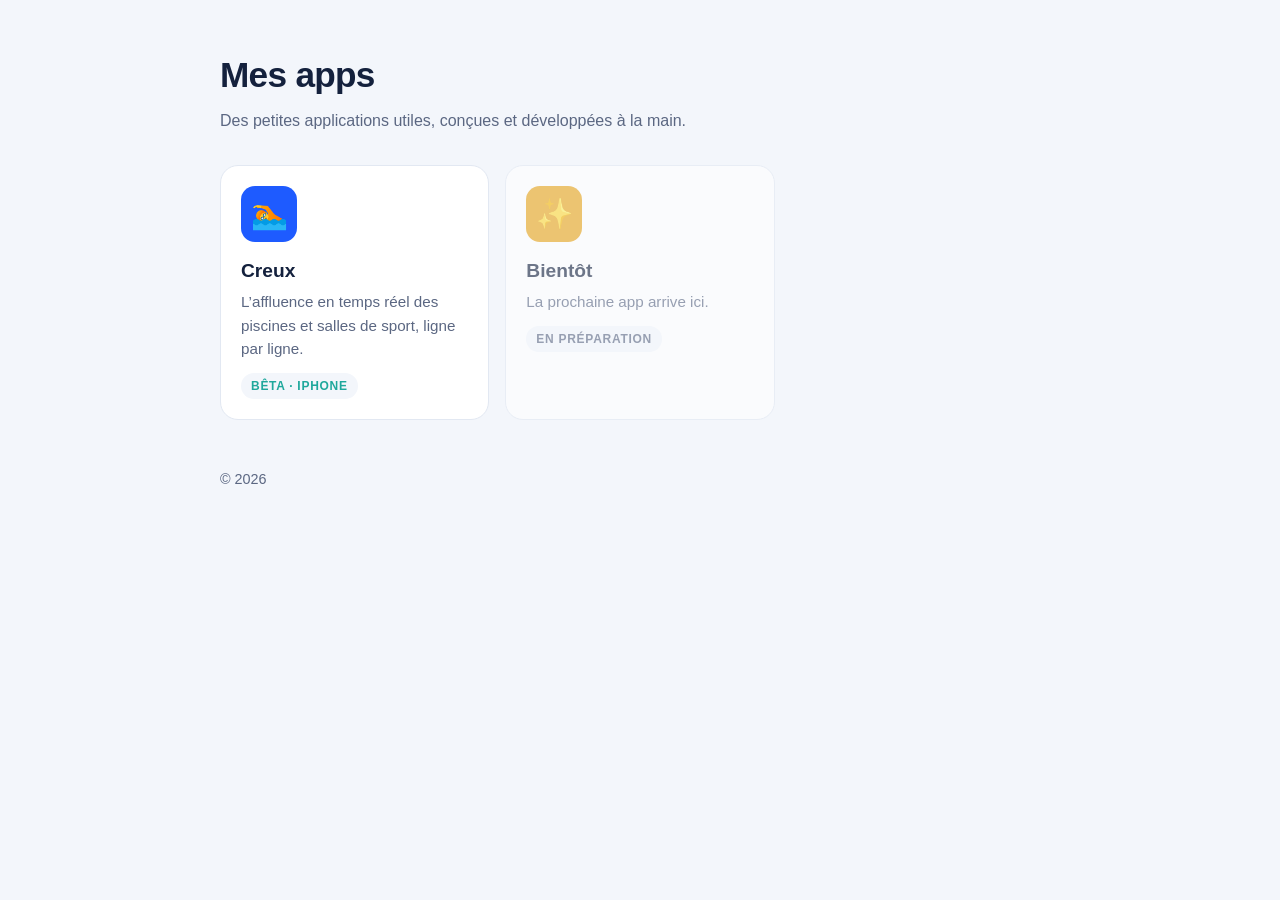
<file: index.html>
<!DOCTYPE html>
<html lang="fr">
<head>
<meta charset="utf-8">
<meta name="viewport" content="width=device-width, initial-scale=1">
<title>Mes apps</title>
<meta name="description" content="Les applications que je conçois et développe.">
<link rel="stylesheet" href="style.css">
</head>
<body>
<main class="wrap">
  <header>
    <h1>Mes apps</h1>
    <p>Des petites applications utiles, conçues et développées à la main.</p>
  </header>

  <section class="grid">
    <a class="card" href="creux/">
      <div class="icon" style="background:#1E5BFF">🏊</div>
      <h2>Creux</h2>
      <p>L’affluence en temps réel des piscines et salles de sport, ligne par ligne.</p>
      <span class="tag live">Bêta · iPhone</span>
    </a>

    <div class="card soon">
      <div class="icon" style="background:#E8A317">✨</div>
      <h2>Bientôt</h2>
      <p>La prochaine app arrive ici.</p>
      <span class="tag">En préparation</span>
    </div>
  </section>

  <footer>© 2026</footer>
</main>
</body>
</html>
</file>
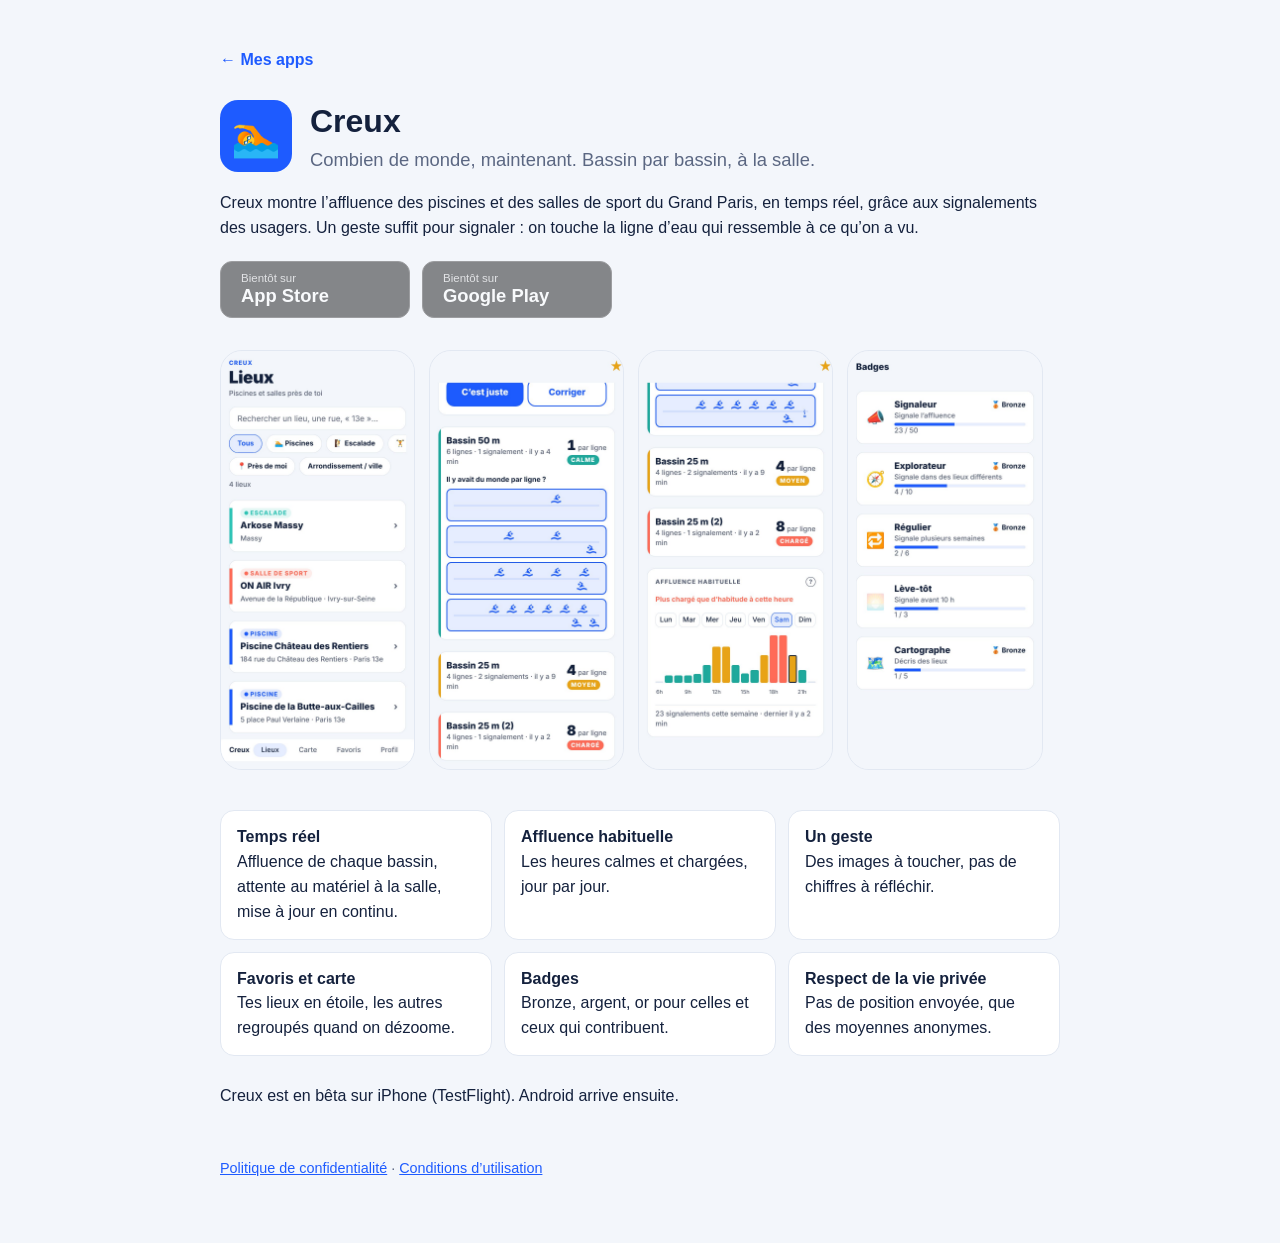
<file: creux/index.html>
<!DOCTYPE html>
<html lang="fr">
<head>
<meta charset="utf-8">
<meta name="viewport" content="width=device-width, initial-scale=1">
<title>Creux — l’affluence des piscines et salles de sport</title>
<meta name="description" content="Combien de monde, maintenant, bassin par bassin et à la salle : les signalements des usagers en temps réel.">
<link rel="stylesheet" href="../style.css">
</head>
<body>
<main class="wrap">
  <a class="back" href="../">← Mes apps</a>
  <div class="hero">
    <div class="icon">🏊</div>
    <div>
      <h1 style="margin:0">Creux</h1>
      <p class="lead" style="margin:0">Combien de monde, maintenant. Bassin par bassin, à la salle.</p>
    </div>
  </div>

  <p>Creux montre l’affluence des piscines et des salles de sport du Grand Paris, en temps réel,
  grâce aux signalements des usagers. Un geste suffit pour signaler : on touche la ligne d’eau qui
  ressemble à ce qu’on a vu.</p>

  <!-- Quand l'app est publiée : mettre le lien dans href, retirer class "off" et aria-disabled, remplacer "Bientôt sur" par "Télécharger dans" / "Disponible sur". -->
  <div class="stores">
    <a class="store off" href="#" aria-disabled="true"><small>Bientôt sur</small><span>App Store</span></a>
    <a class="store off" href="#" aria-disabled="true"><small>Bientôt sur</small><span>Google Play</span></a>
  </div>

  <div class="shots">
    <img src="img/lieux.jpg" alt="Liste des lieux avec recherche et filtres">
    <img src="img/piscine.jpg" alt="Page d’une piscine : un bassin par carte, on touche l’image qui ressemble à ce qu’on a vu">
    <img src="img/stats.jpg" alt="Affluence habituelle par heure">
    <img src="img/badges.jpg" alt="Badges bronze, argent, or">
  </div>

  <ul class="features">
    <li><b>Temps réel</b>Affluence de chaque bassin, attente au matériel à la salle, mise à jour en continu.</li>
    <li><b>Affluence habituelle</b>Les heures calmes et chargées, jour par jour.</li>
    <li><b>Un geste</b>Des images à toucher, pas de chiffres à réfléchir.</li>
    <li><b>Favoris et carte</b>Tes lieux en étoile, les autres regroupés quand on dézoome.</li>
    <li><b>Badges</b>Bronze, argent, or pour celles et ceux qui contribuent.</li>
    <li><b>Respect de la vie privée</b>Pas de position envoyée, que des moyennes anonymes.</li>
  </ul>

  <p style="margin-top:28px">Creux est en bêta sur iPhone (TestFlight). Android arrive ensuite.</p>

  <footer>
    <a href="confidentialite/">Politique de confidentialité</a> · <a href="conditions/">Conditions d’utilisation</a>
  </footer>
</main>
</body>
</html>
</file>
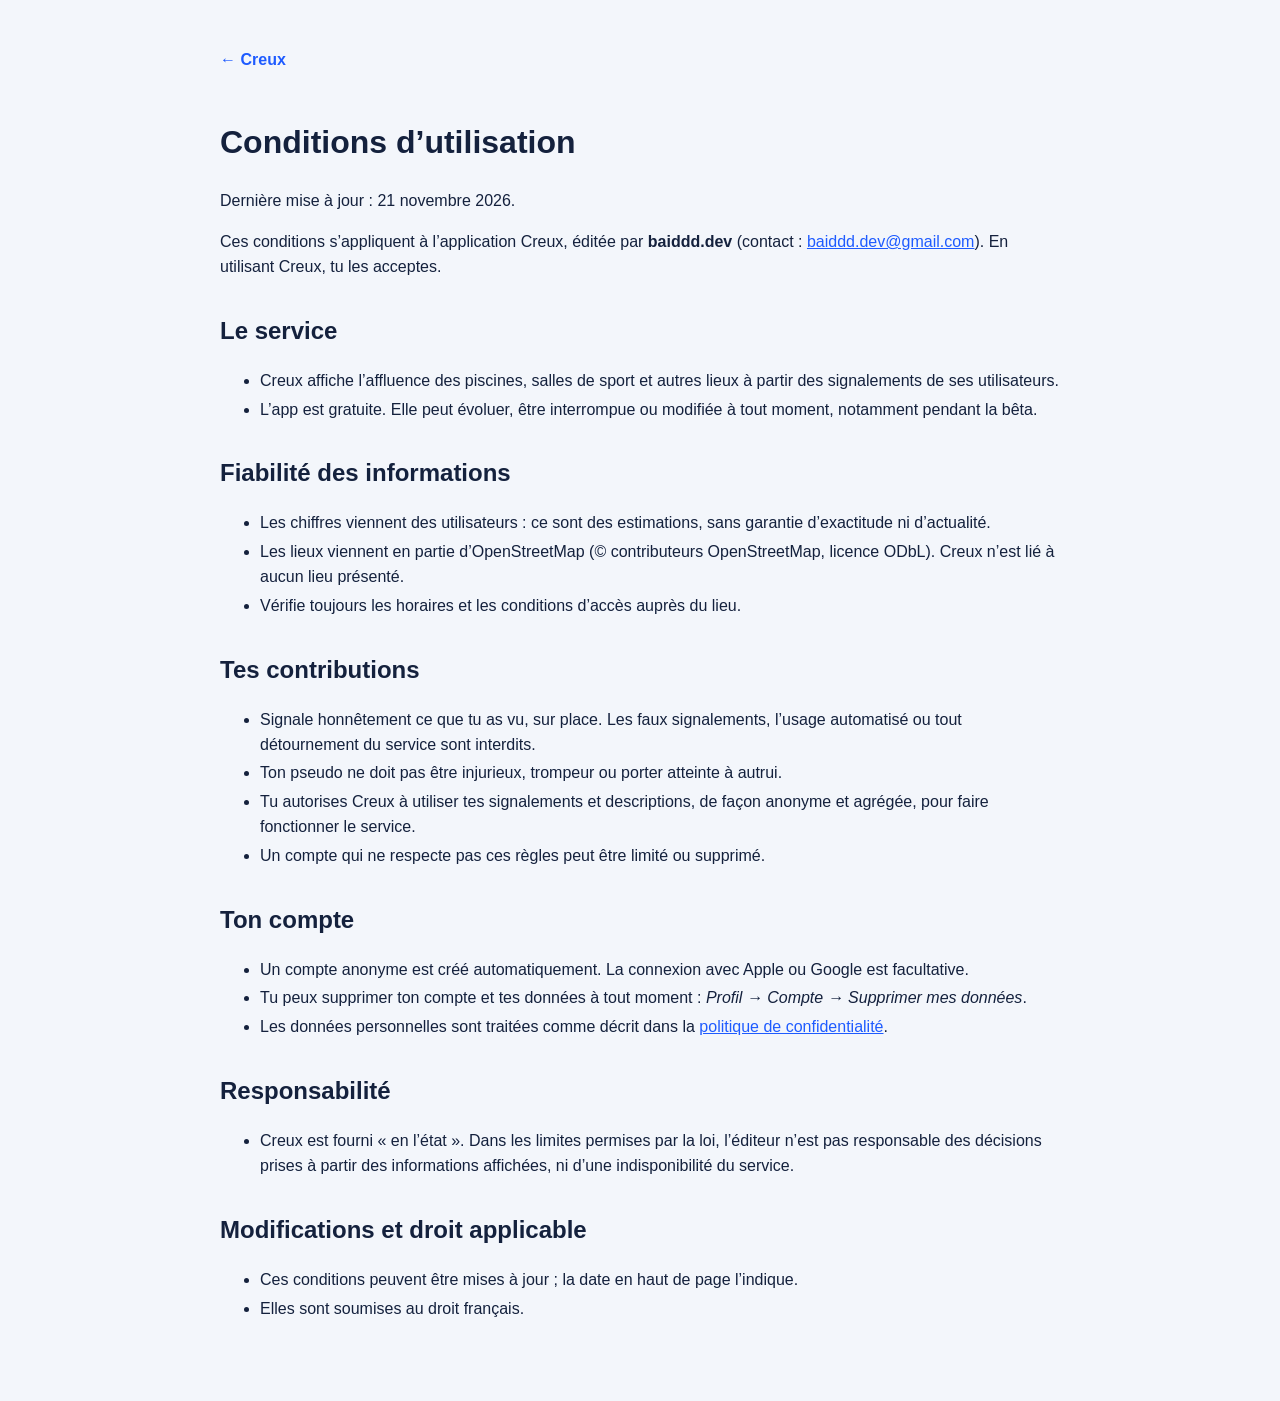
<file: creux/conditions/index.html>
<!DOCTYPE html>
<html lang="fr">
<head>
<meta charset="utf-8">
<meta name="viewport" content="width=device-width, initial-scale=1">
<title>Creux — Conditions d’utilisation</title>
<link rel="stylesheet" href="../../style.css">
</head>
<body>
<main class="wrap legal">
  <a class="back" href="../">← Creux</a>
  <h1>Conditions d’utilisation</h1>
  <p>Dernière mise à jour : 21 novembre 2026.</p>

  <p>Ces conditions s’appliquent à l’application Creux, éditée par <b>baiddd.dev</b>
  (contact : <a href="mailto:baiddd.dev@gmail.com">baiddd.dev@gmail.com</a>). En utilisant Creux,
  tu les acceptes.</p>

  <h2>Le service</h2>
  <ul>
    <li>Creux affiche l’affluence des piscines, salles de sport et autres lieux à partir des signalements de ses utilisateurs.</li>
    <li>L’app est gratuite. Elle peut évoluer, être interrompue ou modifiée à tout moment, notamment pendant la bêta.</li>
  </ul>

  <h2>Fiabilité des informations</h2>
  <ul>
    <li>Les chiffres viennent des utilisateurs : ce sont des estimations, sans garantie d’exactitude ni d’actualité.</li>
    <li>Les lieux viennent en partie d’OpenStreetMap (© contributeurs OpenStreetMap, licence ODbL). Creux n’est lié à aucun lieu présenté.</li>
    <li>Vérifie toujours les horaires et les conditions d’accès auprès du lieu.</li>
  </ul>

  <h2>Tes contributions</h2>
  <ul>
    <li>Signale honnêtement ce que tu as vu, sur place. Les faux signalements, l’usage automatisé ou tout détournement du service sont interdits.</li>
    <li>Ton pseudo ne doit pas être injurieux, trompeur ou porter atteinte à autrui.</li>
    <li>Tu autorises Creux à utiliser tes signalements et descriptions, de façon anonyme et agrégée, pour faire fonctionner le service.</li>
    <li>Un compte qui ne respecte pas ces règles peut être limité ou supprimé.</li>
  </ul>

  <h2>Ton compte</h2>
  <ul>
    <li>Un compte anonyme est créé automatiquement. La connexion avec Apple ou Google est facultative.</li>
    <li>Tu peux supprimer ton compte et tes données à tout moment : <i>Profil → Compte → Supprimer mes données</i>.</li>
    <li>Les données personnelles sont traitées comme décrit dans la <a href="../confidentialite/">politique de confidentialité</a>.</li>
  </ul>

  <h2>Responsabilité</h2>
  <ul>
    <li>Creux est fourni « en l’état ». Dans les limites permises par la loi, l’éditeur n’est pas responsable des décisions prises à partir des informations affichées, ni d’une indisponibilité du service.</li>
  </ul>

  <h2>Modifications et droit applicable</h2>
  <ul>
    <li>Ces conditions peuvent être mises à jour ; la date en haut de page l’indique.</li>
    <li>Elles sont soumises au droit français.</li>
  </ul>
</main>
</body>
</html>
</file>
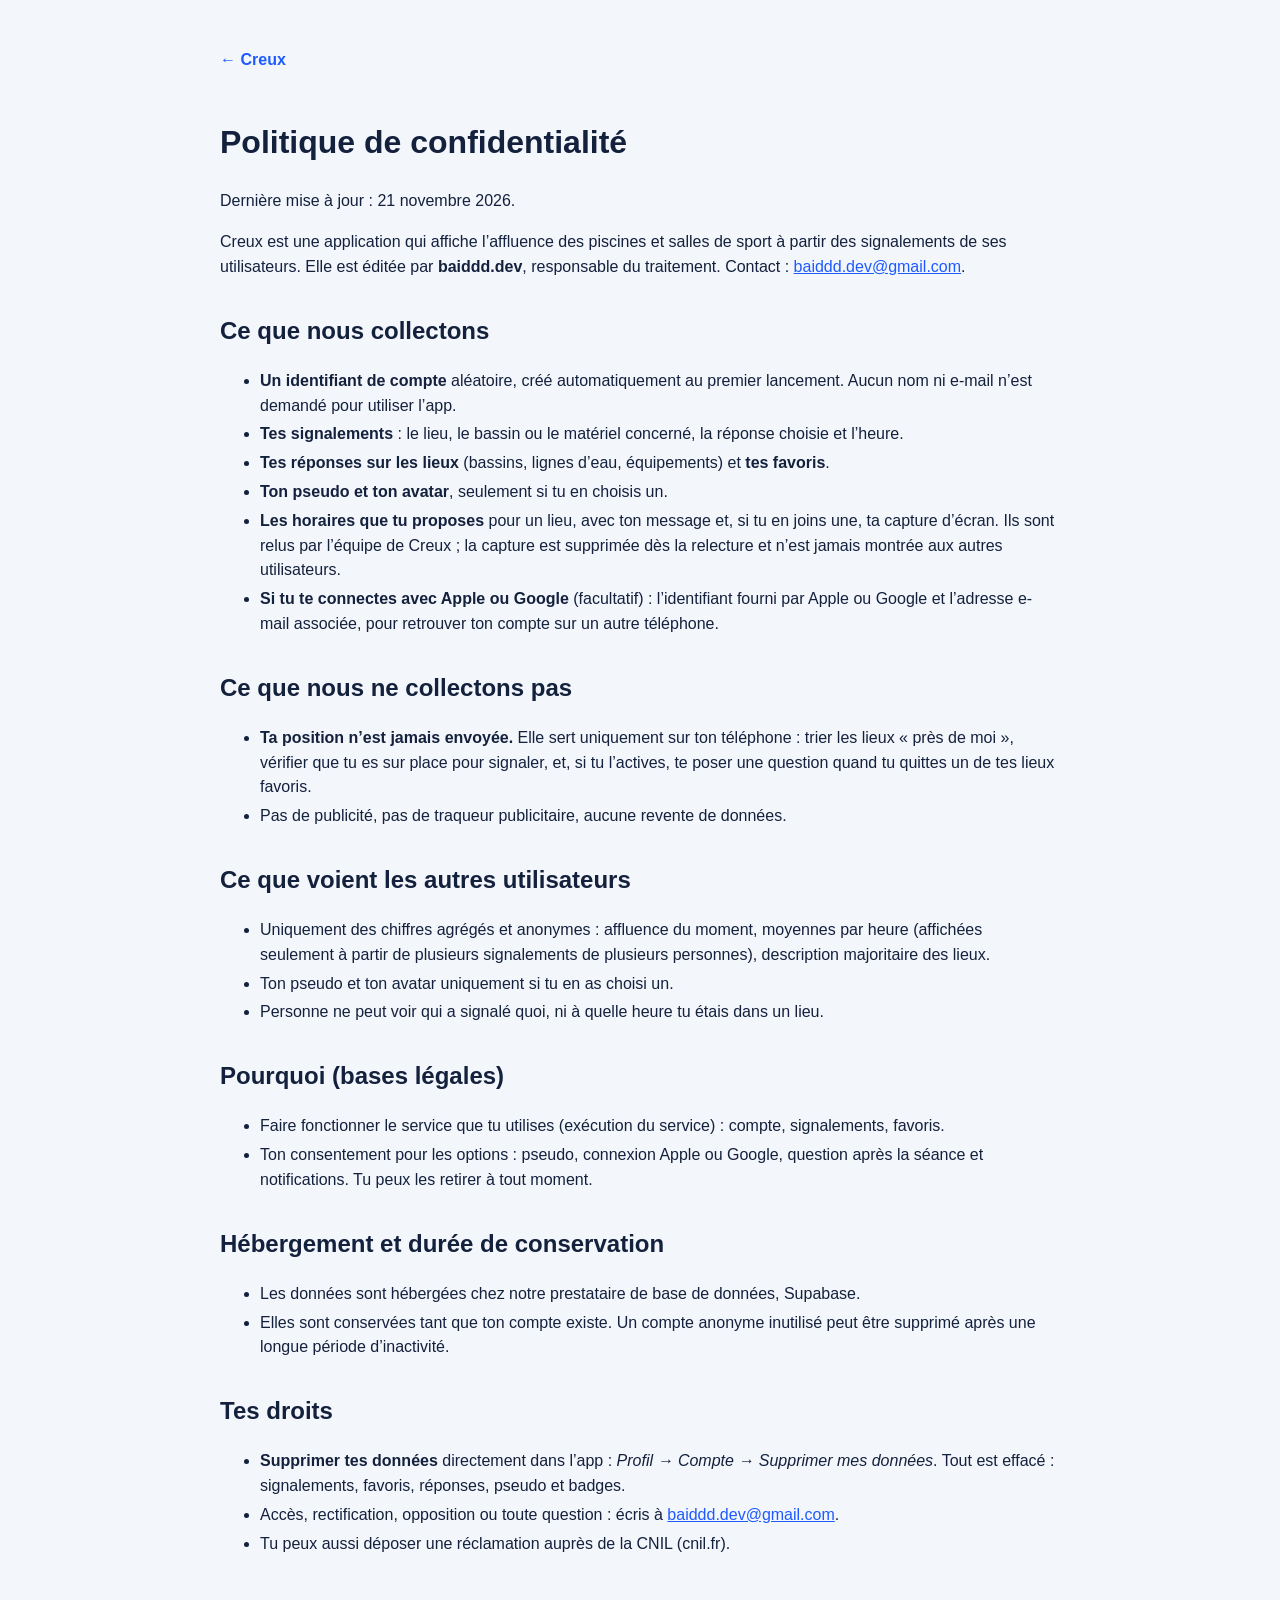
<file: creux/confidentialite/index.html>
<!DOCTYPE html>
<html lang="fr">
<head>
<meta charset="utf-8">
<meta name="viewport" content="width=device-width, initial-scale=1">
<title>Creux — Politique de confidentialité</title>
<link rel="stylesheet" href="../../style.css">
</head>
<body>
<main class="wrap legal">
  <a class="back" href="../">← Creux</a>
  <h1>Politique de confidentialité</h1>
  <p>Dernière mise à jour : 21 novembre 2026.</p>

  <p>Creux est une application qui affiche l’affluence des piscines et salles de sport à partir
  des signalements de ses utilisateurs. Elle est éditée par <b>baiddd.dev</b>, responsable du
  traitement. Contact : <a href="mailto:baiddd.dev@gmail.com">baiddd.dev@gmail.com</a>.</p>

  <h2>Ce que nous collectons</h2>
  <ul>
    <li><b>Un identifiant de compte</b> aléatoire, créé automatiquement au premier lancement. Aucun nom ni e-mail n’est demandé pour utiliser l’app.</li>
    <li><b>Tes signalements</b> : le lieu, le bassin ou le matériel concerné, la réponse choisie et l’heure.</li>
    <li><b>Tes réponses sur les lieux</b> (bassins, lignes d’eau, équipements) et <b>tes favoris</b>.</li>
    <li><b>Ton pseudo et ton avatar</b>, seulement si tu en choisis un.</li>
    <li><b>Les horaires que tu proposes</b> pour un lieu, avec ton message et, si tu en joins une, ta capture d’écran. Ils sont relus par l’équipe de Creux ; la capture est supprimée dès la relecture et n’est jamais montrée aux autres utilisateurs.</li>
    <li><b>Si tu te connectes avec Apple ou Google</b> (facultatif) : l’identifiant fourni par Apple ou Google et l’adresse e-mail associée, pour retrouver ton compte sur un autre téléphone.</li>
  </ul>

  <h2>Ce que nous ne collectons pas</h2>
  <ul>
    <li><b>Ta position n’est jamais envoyée.</b> Elle sert uniquement sur ton téléphone : trier les lieux « près de moi », vérifier que tu es sur place pour signaler, et, si tu l’actives, te poser une question quand tu quittes un de tes lieux favoris.</li>
    <li>Pas de publicité, pas de traqueur publicitaire, aucune revente de données.</li>
  </ul>

  <h2>Ce que voient les autres utilisateurs</h2>
  <ul>
    <li>Uniquement des chiffres agrégés et anonymes : affluence du moment, moyennes par heure (affichées seulement à partir de plusieurs signalements de plusieurs personnes), description majoritaire des lieux.</li>
    <li>Ton pseudo et ton avatar uniquement si tu en as choisi un.</li>
    <li>Personne ne peut voir qui a signalé quoi, ni à quelle heure tu étais dans un lieu.</li>
  </ul>

  <h2>Pourquoi (bases légales)</h2>
  <ul>
    <li>Faire fonctionner le service que tu utilises (exécution du service) : compte, signalements, favoris.</li>
    <li>Ton consentement pour les options : pseudo, connexion Apple ou Google, question après la séance et notifications. Tu peux les retirer à tout moment.</li>
  </ul>

  <h2>Hébergement et durée de conservation</h2>
  <ul>
    <li>Les données sont hébergées chez notre prestataire de base de données, Supabase.</li>
    <li>Elles sont conservées tant que ton compte existe. Un compte anonyme inutilisé peut être supprimé après une longue période d’inactivité.</li>
  </ul>

  <h2>Tes droits</h2>
  <ul>
    <li><b>Supprimer tes données</b> directement dans l’app : <i>Profil → Compte → Supprimer mes données</i>. Tout est effacé : signalements, favoris, réponses, pseudo et badges.</li>
    <li>Accès, rectification, opposition ou toute question : écris à <a href="mailto:baiddd.dev@gmail.com">baiddd.dev@gmail.com</a>.</li>
    <li>Tu peux aussi déposer une réclamation auprès de la CNIL (cnil.fr).</li>
  </ul>
</main>
</body>
</html>
</file>
<file: style.css>
:root{--bg:#F3F6FB;--card:#fff;--text:#14213D;--muted:#5B6782;--blue:#1E5BFF;--aqua:#1FA89C;--line:#E2E8F2}
@media (prefers-color-scheme:dark){:root{--bg:#0B1220;--card:#141C2E;--text:#E8EDF7;--muted:#9AA5BD;--blue:#4D7DFF;--line:#24304A}}
*{box-sizing:border-box}
body{margin:0;font-family:-apple-system,BlinkMacSystemFont,"Inter","Segoe UI",Roboto,sans-serif;background:var(--bg);color:var(--text);line-height:1.55}
a{color:var(--blue)}
.wrap{max-width:880px;margin:0 auto;padding:48px 20px 64px}
header h1{font-size:2.2rem;margin:0 0 6px;letter-spacing:-.02em}
header p{color:var(--muted);margin:0}
.grid{display:grid;grid-template-columns:repeat(auto-fill,minmax(250px,1fr));gap:16px;margin-top:32px}
.card{display:block;background:var(--card);border:1px solid var(--line);border-radius:18px;padding:20px;text-decoration:none;color:inherit;transition:transform .15s,box-shadow .15s}
a.card:hover{transform:translateY(-2px);box-shadow:0 8px 24px rgba(20,33,61,.08)}
.card .icon{width:56px;height:56px;border-radius:14px;display:flex;align-items:center;justify-content:center;font-size:30px;margin-bottom:14px}
.card h2{margin:0 0 4px;font-size:1.2rem}
.card p{margin:0;color:var(--muted);font-size:.95rem}
.tag{display:inline-block;margin-top:12px;font-size:.75rem;font-weight:700;letter-spacing:.06em;text-transform:uppercase;padding:4px 10px;border-radius:999px;background:var(--bg);color:var(--muted)}
.tag.live{color:var(--aqua)}
.soon{opacity:.6}
.back{display:inline-block;margin-bottom:24px;text-decoration:none;font-weight:600}
.hero{display:flex;gap:18px;align-items:center;margin-bottom:12px}
.hero .icon{width:72px;height:72px;border-radius:18px;background:var(--blue);display:flex;align-items:center;justify-content:center;font-size:40px}
.lead{font-size:1.15rem;color:var(--muted)}
.shots{display:flex;gap:14px;overflow-x:auto;padding:8px 0 16px;margin:24px 0}
.shots img{height:420px;border-radius:22px;border:1px solid var(--line);flex:none}
.features{display:grid;grid-template-columns:repeat(auto-fill,minmax(240px,1fr));gap:12px;padding:0;list-style:none}
.features li{background:var(--card);border:1px solid var(--line);border-radius:14px;padding:14px 16px}
.features b{display:block}
footer{margin-top:48px;color:var(--muted);font-size:.9rem}
.legal h2{margin-top:32px}
.legal li{margin:4px 0}
.stores{display:flex;flex-wrap:wrap;gap:12px;margin:20px 0 4px}
.store{display:flex;flex-direction:column;justify-content:center;min-width:190px;padding:10px 20px;border-radius:12px;background:#000;color:#fff;text-decoration:none;border:1px solid #333;line-height:1.2}
.store small{font-size:.72rem;opacity:.8}
.store span{font-size:1.15rem;font-weight:700}
a.store:hover{opacity:.85}
.store.off{opacity:.45;cursor:default;pointer-events:none}
@media (prefers-color-scheme:dark){.store{background:#fff;color:#000;border-color:#ccc}}
</file>
